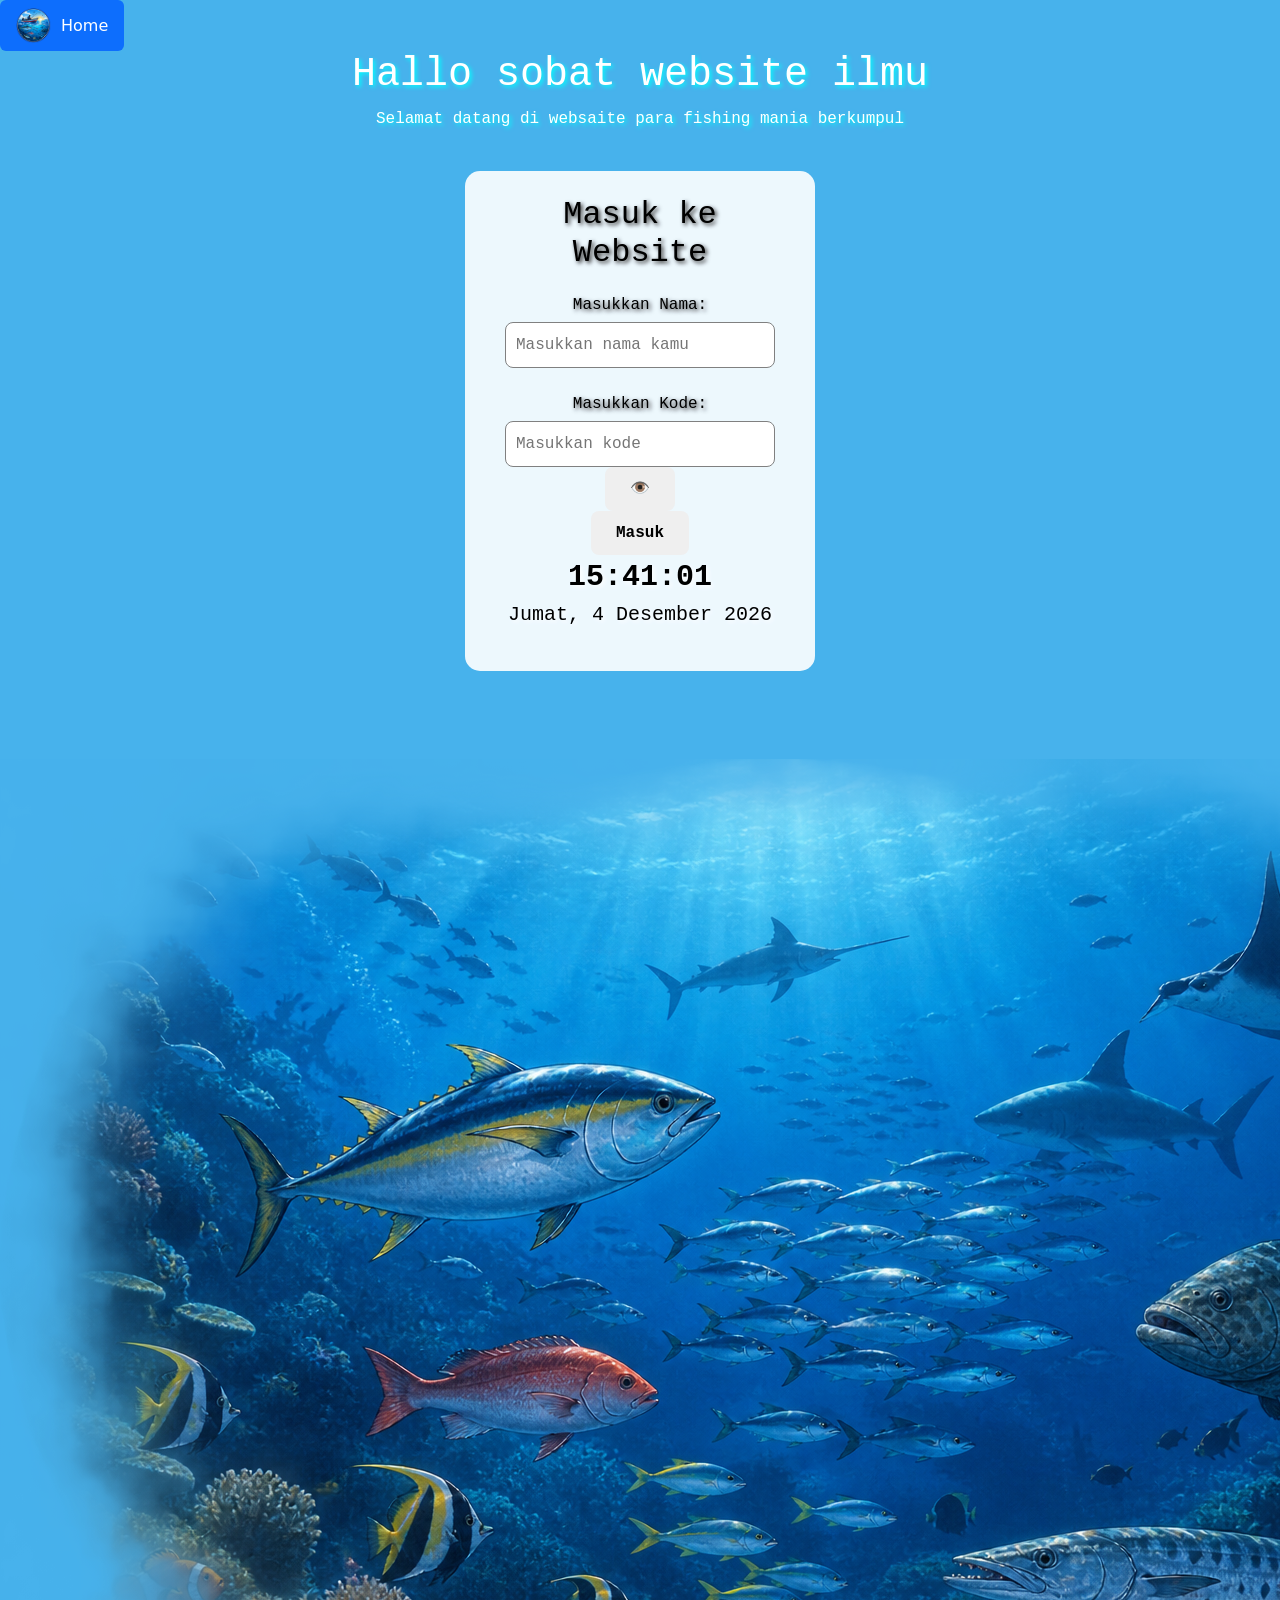
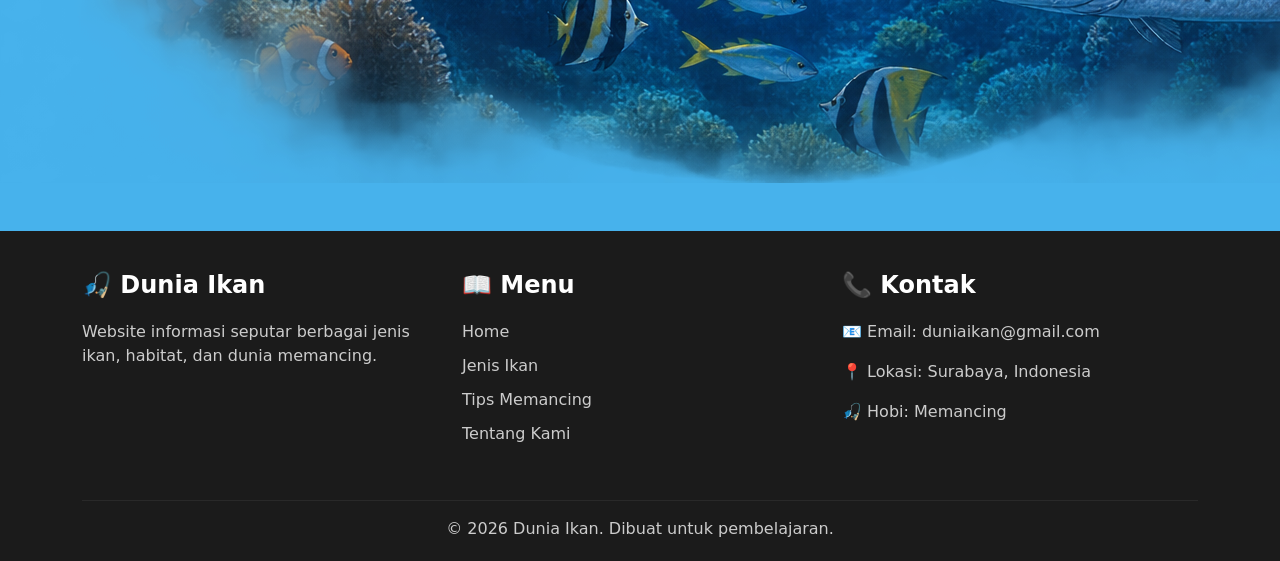
<file: index.html>
<!DOCTYPE html>
      <html lang="en">
      <head>
          <meta charset="UTF-8">
          <meta name="viewport" content="width=device-width, initial-scale=1.0">

          <title>websaite Ilmu</title>
           <link href="https://cdn.jsdelivr.net/npm/bootstrap@5.3.8/dist/css/bootstrap.min.css" rel="stylesheet">
          <link rel="stylesheet" href="style.css">
      </head>

      <body>
            <ul class="nav nav-pills">

              <li class="nav-item">
              <a class="nav-link active" href="index.html">
              <img src="ChatGPT Image 19 Sep 2026, 12.40.49.png" alt="Home">
              <span>Home</span>
          </a>
            </li>
          </ul>

          <div class="judul">
              <h1>
                Hallo sobat website ilmu
              </h1>
              <p>
                Selamat datang di websaite para fishing mania berkumpul
              </p>
          </div>

          <!-- FORM LOGIN -->

          <form class="login" onsubmit="masuk(event)" class="col-12 col-sm-6 col-lg-3">

              <h2>Masuk ke Website</h2>

              <label for="nama">Masukkan Nama:</label>
              <input type="text" id="nama" placeholder="Masukkan nama kamu">

              <br><br>

              <label for="kode">Masukkan Kode:</label>
              <div class="password-box">
          <input type="password" id="kode" placeholder="Masukkan kode">
          <button type="button" onclick="lihatKode()" id="tombolMata">👁️</button>
              </div>
              
              <button type="submit">Masuk</button>

            <div id="jam"></div>
            <div id="tanggal"></div>

            <p id="pesan"></p>


          </form>


          <script>

              function masuk(event) {

              event.preventDefault();


                  const nama = document.getElementById("nama").value;
                  const kode = document.getElementById("kode").value;

                  const kodeBenar = nama + "123";

                  if (nama === "") {

                    pesan.textContent = "Silakan masukkan nama terlebih dahulu.";

                    pesan.className = "pesan-salah";

                  } 
                  else if (kode !== kodeBenar) {

                     pesan.textContent = "Kode salah! Silakan coba lagi.";

                     pesan.className = "pesan-salah";

                  } 
                  else {

                      pesan.textContent = "Kode benar! Selamat datang " + nama;

                      pesan.className = "pesan-benar";


                      setTimeout(function() {
                          window.location.href = "index2.html";
                      }, 1000);

                  }

              }

/*Java*/

              function lihatKode() {

          const kode = document.getElementById("kode");
          const tombol = document.getElementById("tombolMata");

          if (kode.type === "password") {

              kode.type = "text";
              tombol.textContent = "🙈";

          } else {

              kode.type = "password";
              tombol.textContent = "👁️";

          }
      }

         </script>

         <BR></BR>

<script>
    function updateWaktu() {
        const sekarang = new Date();

        const jam = String(sekarang.getHours()).padStart(2, "0");
        const menit = String(sekarang.getMinutes()).padStart(2, "0");
        const detik = String(sekarang.getSeconds()).padStart(2, "0");

        document.getElementById("jam").textContent =
            `${jam}:${menit}:${detik}`;

        document.getElementById("tanggal").textContent =
            sekarang.toLocaleDateString("id-ID", {
                weekday: "long",
                day: "numeric",
                month: "long",
                year: "numeric"
            });
    }

    updateWaktu();
    setInterval(updateWaktu, 1000);
</script>

 <img class="col-20 col-sm-15 col-lg-20" src="23b1860f-b52f-46f8-b4b4-5e32538458d4.png" alt="Ikan">
 
<footer class="footer mt-5">
    <div class="container">
        <div class="row">

            <!-- Kolom 1 -->
            <div class="col-md-4 mb-4">
                <h4>🎣 Dunia Ikan</h4>
                <p>
                    Website informasi seputar berbagai jenis ikan,
                    habitat, dan dunia memancing.
                </p>
            </div>

            <!-- Kolom 2 -->
            <div class="col-md-4 mb-4">
                <h4>📖 Menu</h4>
                <ul class="list-unstyled">
                    <li><a href="index.html">Home</a></li>
                    <li><a href="index2.html">Jenis Ikan</a></li>
                    <li><a href="index2.html">Tips Memancing</a></li>
                    <li><a href="#">Tentang Kami</a></li>
                </ul>
            </div>

            <!-- Kolom 3 -->
            <div class="col-md-4 mb-4">
                <h4>📞 Kontak</h4>
                <p>📧 Email: duniaikan@gmail.com</p>
                <p>📍 Lokasi: Surabaya, Indonesia</p>
                <p>🎣 Hobi: Memancing</p>
            </div>

        </div>

        <hr>

        <div class="text-center">
            <p class="mb-0">
                © 2026 Dunia Ikan. Dibuat untuk pembelajaran.
            </p>
        </div>
    </div>
</footer>
 
      </body>
      </html>
</file>
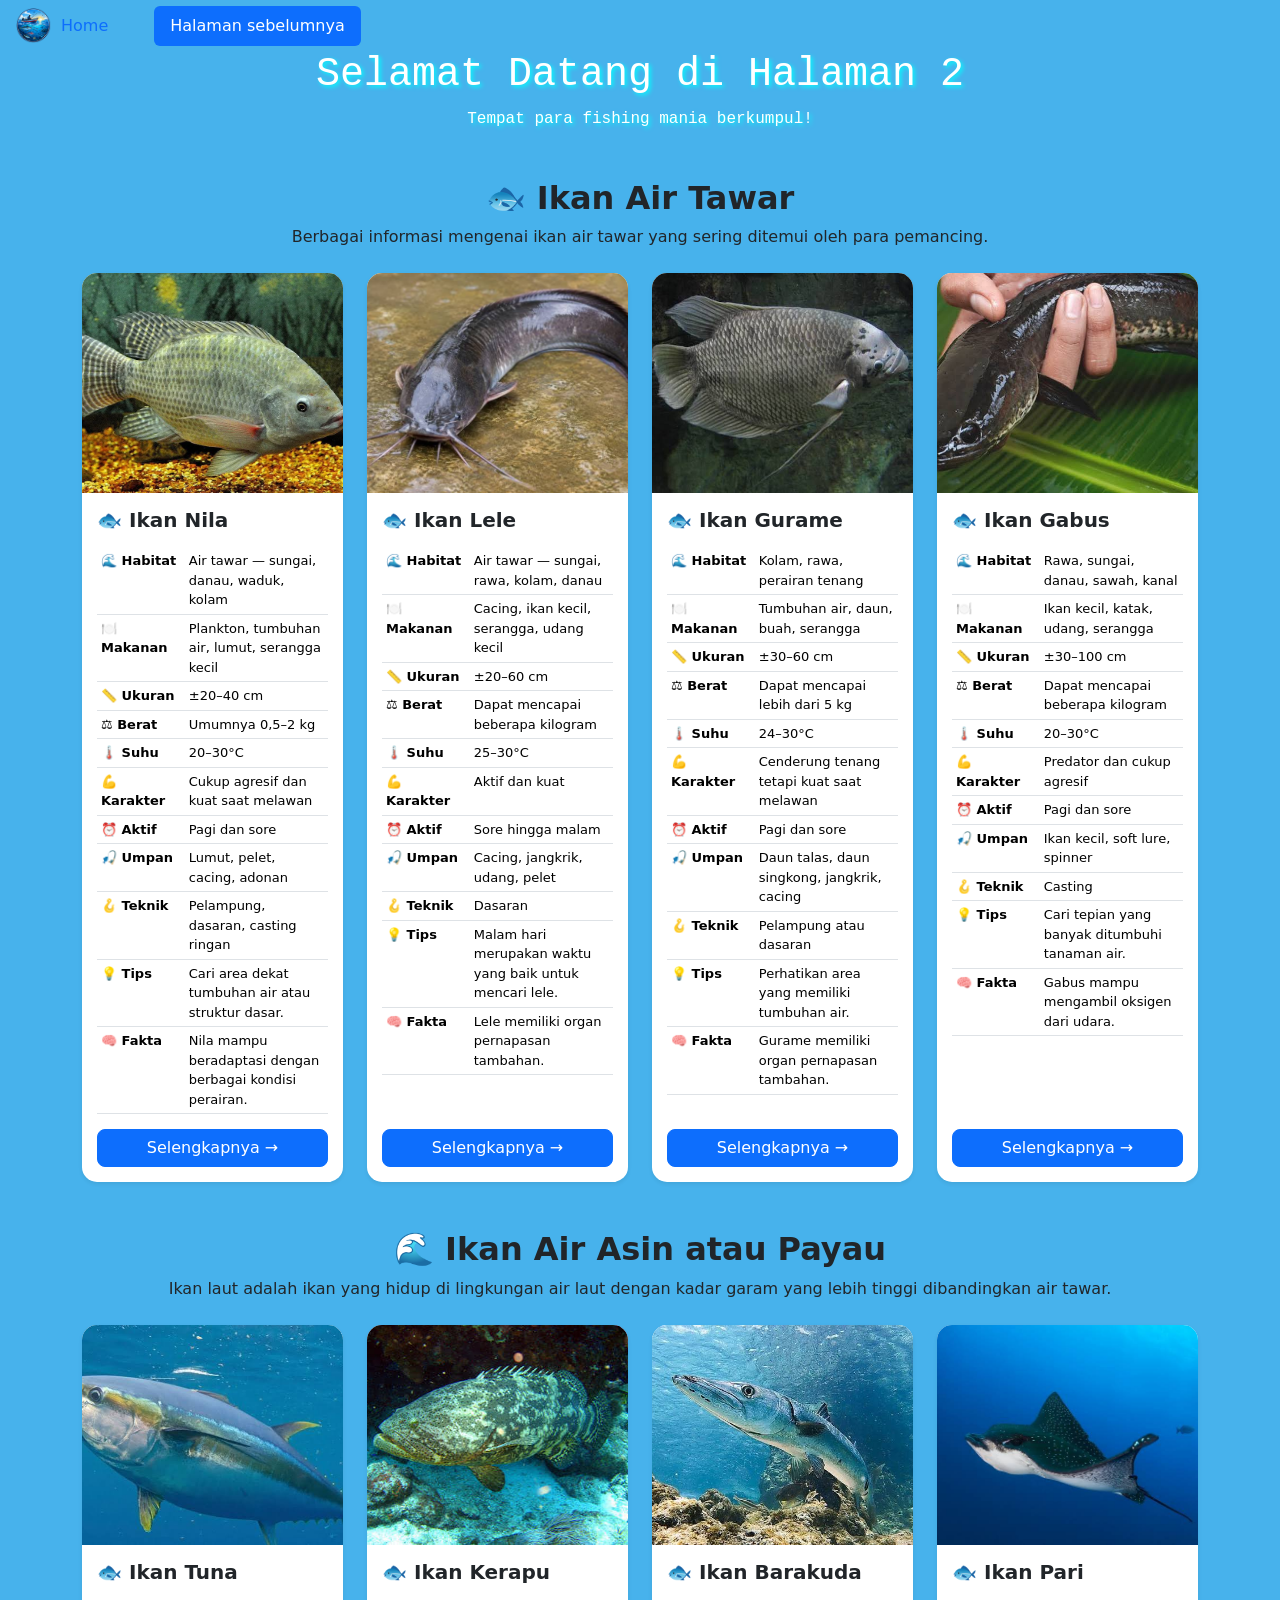
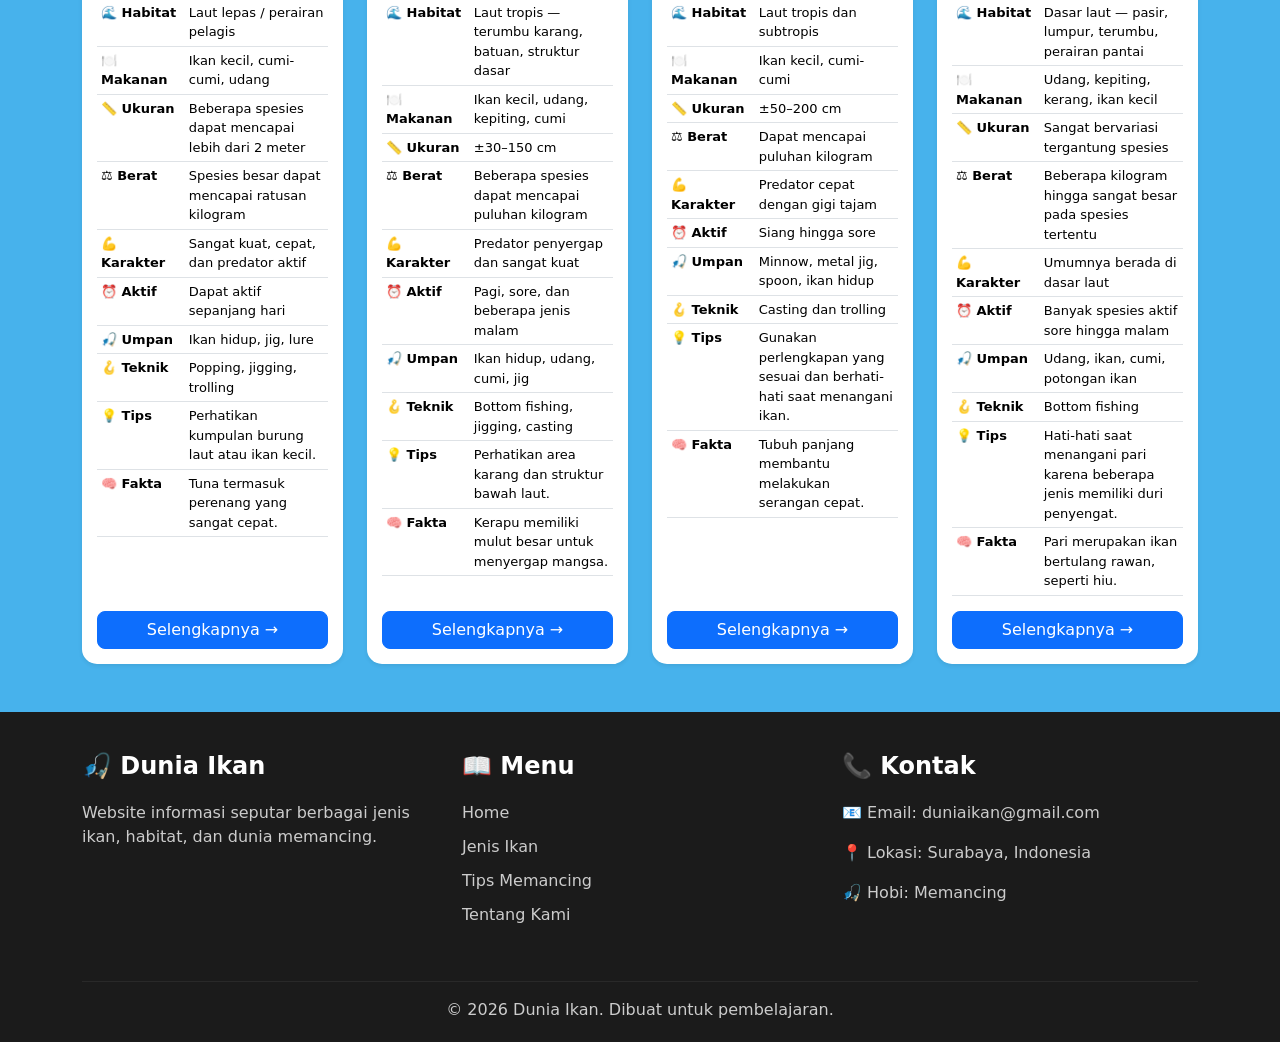
<file: index2.html>
<!DOCTYPE html>
<html lang="en">

<head>
    <meta charset="UTF-8">
    <meta name="viewport" content="width=device-width, initial-scale=1.0">

    <title>Website Ilmu - Halaman 2</title>
    <link href="https://cdn.jsdelivr.net/npm/bootstrap@5.3.8/dist/css/bootstrap.min.css" rel="stylesheet">
    <link rel="stylesheet" href="style2.css">
</head>

<body>

    <ul class="nav nav-pills">

        <li class="nav-item">
            <a class="nav-link" href="....">
                <img src="ChatGPT Image 19 Sep 2026, 12.40.49.png" alt="Home">
                <span>Home</span>
            </a>
        </li>

        <li class="nav-item">
            <a class="nav-link active" href="index.html">
                <span>Halaman sebelumnya</span>
            </a>
        </li>

    </ul>


        <div class="judul">
            <h1>Selamat Datang di Halaman 2</h1>
            <p>
            Tempat para fishing mania berkumpul!
            </p>
        </div>
       
        <!-- ========================= -->
<!-- IKAN AIR TAWAR -->
<!-- ========================= -->

<div class="container my-5">

    <div class="text-center mb-4">
        <h2>🐟 Ikan Air Tawar</h2>
        <p>
            Berbagai informasi mengenai ikan air tawar yang sering
            ditemui oleh para pemancing.
        </p>
    </div>

    <div class="row g-4">

        <!-- IKAN NILA -->
        <div class="col-12 col-sm-6 col-lg-3">
            <div class="card h-100 shadow-sm">

                <img src="nila.webp"
                     class="card-img-top gambar-ikan"
                     alt="Ikan Nila">

                <div class="card-body d-flex flex-column">

                    <h5 class="card-title">
                        🐟 Ikan Nila
                    </h5>

                    <table class="table table-sm tabel-ikan">
                        <tr>
                            <td>🌊 Habitat</td>
                            <td>Air tawar — sungai, danau, waduk, kolam</td>
                        </tr>

                        <tr>
                            <td>🍽️ Makanan</td>
                            <td>Plankton, tumbuhan air, lumut, serangga kecil</td>
                        </tr>

                        <tr>
                            <td>📏 Ukuran</td>
                            <td>±20–40 cm</td>
                        </tr>

                        <tr>
                            <td>⚖️ Berat</td>
                            <td>Umumnya 0,5–2 kg</td>
                        </tr>

                        <tr>
                            <td>🌡️ Suhu</td>
                            <td>20–30°C</td>
                        </tr>

                        <tr>
                            <td>💪 Karakter</td>
                            <td>Cukup agresif dan kuat saat melawan</td>
                        </tr>

                        <tr>
                            <td>⏰ Aktif</td>
                            <td>Pagi dan sore</td>
                        </tr>

                        <tr>
                            <td>🎣 Umpan</td>
                            <td>Lumut, pelet, cacing, adonan</td>
                        </tr>

                        <tr>
                            <td>🪝 Teknik</td>
                            <td>Pelampung, dasaran, casting ringan</td>
                        </tr>

                        <tr>
                            <td>💡 Tips</td>
                            <td>Cari area dekat tumbuhan air atau struktur dasar.</td>
                        </tr>

                        <tr>
                            <td>🧠 Fakta</td>
                            <td>Nila mampu beradaptasi dengan berbagai kondisi perairan.</td>
                        </tr>
                    </table>

                    <a href="https://id.wikipedia.org/wiki/Ikan_nila"
                       class="btn btn-primary mt-auto"
                       target="_blank">
                        Selengkapnya →
                    </a>

                </div>
            </div>
        </div>


        <!-- IKAN LELE -->
        <div class="col-12 col-sm-6 col-lg-3">
            <div class="card h-100 shadow-sm">

                <img src="images.jpg"
                     class="card-img-top gambar-ikan"
                     alt="Ikan Lele">

                <div class="card-body d-flex flex-column">

                    <h5 class="card-title">
                        🐟 Ikan Lele
                    </h5>

                    <table class="table table-sm tabel-ikan">
                        <tr>
                            <td>🌊 Habitat</td>
                            <td>Air tawar — sungai, rawa, kolam, danau</td>
                        </tr>

                        <tr>
                            <td>🍽️ Makanan</td>
                            <td>Cacing, ikan kecil, serangga, udang kecil</td>
                        </tr>

                        <tr>
                            <td>📏 Ukuran</td>
                            <td>±20–60 cm</td>
                        </tr>

                        <tr>
                            <td>⚖️ Berat</td>
                            <td>Dapat mencapai beberapa kilogram</td>
                        </tr>

                        <tr>
                            <td>🌡️ Suhu</td>
                            <td>25–30°C</td>
                        </tr>

                        <tr>
                            <td>💪 Karakter</td>
                            <td>Aktif dan kuat</td>
                        </tr>

                        <tr>
                            <td>⏰ Aktif</td>
                            <td>Sore hingga malam</td>
                        </tr>

                        <tr>
                            <td>🎣 Umpan</td>
                            <td>Cacing, jangkrik, udang, pelet</td>
                        </tr>

                        <tr>
                            <td>🪝 Teknik</td>
                            <td>Dasaran</td>
                        </tr>

                        <tr>
                            <td>💡 Tips</td>
                            <td>Malam hari merupakan waktu yang baik untuk mencari lele.</td>
                        </tr>

                        <tr>
                            <td>🧠 Fakta</td>
                            <td>Lele memiliki organ pernapasan tambahan.</td>
                        </tr>
                    </table>

                    <a href="https://id.wikipedia.org/wiki/Lele"
                       class="btn btn-primary mt-auto"
                       target="_blank">
                        Selengkapnya →
                    </a>

                </div>
            </div>
        </div>


        <!-- IKAN GURAME -->
        <div class="col-12 col-sm-6 col-lg-3">
            <div class="card h-100 shadow-sm">

                <img src="images (1).jpg"
                     class="card-img-top gambar-ikan"
                     alt="Ikan Gurame">

                <div class="card-body d-flex flex-column">

                    <h5 class="card-title">
                        🐟 Ikan Gurame
                    </h5>

                    <table class="table table-sm tabel-ikan">
                        <tr>
                            <td>🌊 Habitat</td>
                            <td>Kolam, rawa, perairan tenang</td>
                        </tr>

                        <tr>
                            <td>🍽️ Makanan</td>
                            <td>Tumbuhan air, daun, buah, serangga</td>
                        </tr>

                        <tr>
                            <td>📏 Ukuran</td>
                            <td>±30–60 cm</td>
                        </tr>

                        <tr>
                            <td>⚖️ Berat</td>
                            <td>Dapat mencapai lebih dari 5 kg</td>
                        </tr>

                        <tr>
                            <td>🌡️ Suhu</td>
                            <td>24–30°C</td>
                        </tr>

                        <tr>
                            <td>💪 Karakter</td>
                            <td>Cenderung tenang tetapi kuat saat melawan</td>
                        </tr>

                        <tr>
                            <td>⏰ Aktif</td>
                            <td>Pagi dan sore</td>
                        </tr>

                        <tr>
                            <td>🎣 Umpan</td>
                            <td>Daun talas, daun singkong, jangkrik, cacing</td>
                        </tr>

                        <tr>
                            <td>🪝 Teknik</td>
                            <td>Pelampung atau dasaran</td>
                        </tr>

                        <tr>
                            <td>💡 Tips</td>
                            <td>Perhatikan area yang memiliki tumbuhan air.</td>
                        </tr>

                        <tr>
                            <td>🧠 Fakta</td>
                            <td>Gurame memiliki organ pernapasan tambahan.</td>
                        </tr>
                    </table>

                    <a href="https://id.wikipedia.org/wiki/Gurami"
                       class="btn btn-primary mt-auto"
                       target="_blank">
                        Selengkapnya →
                    </a>

                </div>
            </div>
        </div>


        <!-- IKAN GABUS -->
        <div class="col-12 col-sm-6 col-lg-3">
            <div class="card h-100 shadow-sm">

                <img src="images (2).jpg"
                     class="card-img-top gambar-ikan"
                     alt="Ikan Gabus">

                <div class="card-body d-flex flex-column">

                    <h5 class="card-title">
                        🐟 Ikan Gabus
                    </h5>

                    <table class="table table-sm tabel-ikan">
                        <tr>
                            <td>🌊 Habitat</td>
                            <td>Rawa, sungai, danau, sawah, kanal</td>
                        </tr>

                        <tr>
                            <td>🍽️ Makanan</td>
                            <td>Ikan kecil, katak, udang, serangga</td>
                        </tr>

                        <tr>
                            <td>📏 Ukuran</td>
                            <td>±30–100 cm</td>
                        </tr>

                        <tr>
                            <td>⚖️ Berat</td>
                            <td>Dapat mencapai beberapa kilogram</td>
                        </tr>

                        <tr>
                            <td>🌡️ Suhu</td>
                            <td>20–30°C</td>
                        </tr>

                        <tr>
                            <td>💪 Karakter</td>
                            <td>Predator dan cukup agresif</td>
                        </tr>

                        <tr>
                            <td>⏰ Aktif</td>
                            <td>Pagi dan sore</td>
                        </tr>

                        <tr>
                            <td>🎣 Umpan</td>
                            <td>Ikan kecil, soft lure, spinner</td>
                        </tr>

                        <tr>
                            <td>🪝 Teknik</td>
                            <td>Casting</td>
                        </tr>

                        <tr>
                            <td>💡 Tips</td>
                            <td>Cari tepian yang banyak ditumbuhi tanaman air.</td>
                        </tr>

                        <tr>
                            <td>🧠 Fakta</td>
                            <td>Gabus mampu mengambil oksigen dari udara.</td>
                        </tr>
                    </table>

                    <a href="https://id.wikipedia.org/wiki/Gabus_(ikan)"
                       class="btn btn-primary mt-auto"
                       target="_blank">
                        Selengkapnya →
                    </a>

                </div>
            </div>
        </div>

    </div>
</div>


<!-- ========================= -->
<!-- IKAN AIR ASIN -->
<!-- ========================= -->

<div class="container my-5">

    <div class="text-center mb-4">
        <h2>🌊 Ikan Air Asin atau Payau</h2>

        <p>
            Ikan laut adalah ikan yang hidup di lingkungan air laut
            dengan kadar garam yang lebih tinggi dibandingkan air tawar.
        </p>
    </div>

    <div class="row g-4">

        <!-- IKAN TUNA -->
        <div class="col-12 col-sm-6 col-lg-3">
            <div class="card h-100 shadow-sm">

                <img src="images (3).jpg"
                     class="card-img-top gambar-ikan"
                     alt="Ikan Tuna">

                <div class="card-body d-flex flex-column">

                    <h5 class="card-title">
                        🐟 Ikan Tuna
                    </h5>

                    <table class="table table-sm tabel-ikan">
                        <tr>
                            <td>🌊 Habitat</td>
                            <td>Laut lepas / perairan pelagis</td>
                        </tr>

                        <tr>
                            <td>🍽️ Makanan</td>
                            <td>Ikan kecil, cumi-cumi, udang</td>
                        </tr>

                        <tr>
                            <td>📏 Ukuran</td>
                            <td>Beberapa spesies dapat mencapai lebih dari 2 meter</td>
                        </tr>

                        <tr>
                            <td>⚖️ Berat</td>
                            <td>Spesies besar dapat mencapai ratusan kilogram</td>
                        </tr>

                        <tr>
                            <td>💪 Karakter</td>
                            <td>Sangat kuat, cepat, dan predator aktif</td>
                        </tr>

                        <tr>
                            <td>⏰ Aktif</td>
                            <td>Dapat aktif sepanjang hari</td>
                        </tr>

                        <tr>
                            <td>🎣 Umpan</td>
                            <td>Ikan hidup, jig, lure</td>
                        </tr>

                        <tr>
                            <td>🪝 Teknik</td>
                            <td>Popping, jigging, trolling</td>
                        </tr>

                        <tr>
                            <td>💡 Tips</td>
                            <td>Perhatikan kumpulan burung laut atau ikan kecil.</td>
                        </tr>

                        <tr>
                            <td>🧠 Fakta</td>
                            <td>Tuna termasuk perenang yang sangat cepat.</td>
                        </tr>
                    </table>

                    <a href="https://id.wikipedia.org/wiki/Tuna"
                       class="btn btn-primary mt-auto"
                       target="_blank">
                        Selengkapnya →
                    </a>

                </div>
            </div>
        </div>


        <!-- IKAN KERAPU -->
        <div class="col-12 col-sm-6 col-lg-3">
            <div class="card h-100 shadow-sm">

                <img src="images (4).jpg"
                     class="card-img-top gambar-ikan"
                     alt="Ikan Kerapu">

                <div class="card-body d-flex flex-column">

                    <h5 class="card-title">
                        🐟 Ikan Kerapu
                    </h5>

                    <table class="table table-sm tabel-ikan">
                        <tr>
                            <td>🌊 Habitat</td>
                            <td>Laut tropis — terumbu karang, batuan, struktur dasar</td>
                        </tr>

                        <tr>
                            <td>🍽️ Makanan</td>
                            <td>Ikan kecil, udang, kepiting, cumi</td>
                        </tr>

                        <tr>
                            <td>📏 Ukuran</td>
                            <td>±30–150 cm</td>
                        </tr>

                        <tr>
                            <td>⚖️ Berat</td>
                            <td>Beberapa spesies dapat mencapai puluhan kilogram</td>
                        </tr>

                        <tr>
                            <td>💪 Karakter</td>
                            <td>Predator penyergap dan sangat kuat</td>
                        </tr>

                        <tr>
                            <td>⏰ Aktif</td>
                            <td>Pagi, sore, dan beberapa jenis malam</td>
                        </tr>

                        <tr>
                            <td>🎣 Umpan</td>
                            <td>Ikan hidup, udang, cumi, jig</td>
                        </tr>

                        <tr>
                            <td>🪝 Teknik</td>
                            <td>Bottom fishing, jigging, casting</td>
                        </tr>

                        <tr>
                            <td>💡 Tips</td>
                            <td>Perhatikan area karang dan struktur bawah laut.</td>
                        </tr>

                        <tr>
                            <td>🧠 Fakta</td>
                            <td>Kerapu memiliki mulut besar untuk menyergap mangsa.</td>
                        </tr>
                    </table>

                    <a href="https://id.wikipedia.org/wiki/Kerapu"
                       class="btn btn-primary mt-auto"
                       target="_blank">
                        Selengkapnya →
                    </a>

                </div>
            </div>
        </div>


        <!-- IKAN BARAKUDA -->
        <div class="col-12 col-sm-6 col-lg-3">
            <div class="card h-100 shadow-sm">

                <img src="images (5).jpg"
                     class="card-img-top gambar-ikan"
                     alt="Ikan Barakuda">

                <div class="card-body d-flex flex-column">

                    <h5 class="card-title">
                        🐟 Ikan Barakuda
                    </h5>

                    <table class="table table-sm tabel-ikan">
                        <tr>
                            <td>🌊 Habitat</td>
                            <td>Laut tropis dan subtropis</td>
                        </tr>

                        <tr>
                            <td>🍽️ Makanan</td>
                            <td>Ikan kecil, cumi-cumi</td>
                        </tr>

                        <tr>
                            <td>📏 Ukuran</td>
                            <td>±50–200 cm</td>
                        </tr>

                        <tr>
                            <td>⚖️ Berat</td>
                            <td>Dapat mencapai puluhan kilogram</td>
                        </tr>

                        <tr>
                            <td>💪 Karakter</td>
                            <td>Predator cepat dengan gigi tajam</td>
                        </tr>

                        <tr>
                            <td>⏰ Aktif</td>
                            <td>Siang hingga sore</td>
                        </tr>

                        <tr>
                            <td>🎣 Umpan</td>
                            <td>Minnow, metal jig, spoon, ikan hidup</td>
                        </tr>

                        <tr>
                            <td>🪝 Teknik</td>
                            <td>Casting dan trolling</td>
                        </tr>

                        <tr>
                            <td>💡 Tips</td>
                            <td>Gunakan perlengkapan yang sesuai dan berhati-hati saat menangani ikan.</td>
                        </tr>

                        <tr>
                            <td>🧠 Fakta</td>
                            <td>Tubuh panjang membantu melakukan serangan cepat.</td>
                        </tr>
                    </table>

                    <a href="https://id.wikipedia.org/wiki/Barakuda"
                       class="btn btn-primary mt-auto"
                       target="_blank">
                        Selengkapnya →
                    </a>

                </div>
            </div>
        </div>


        <!-- IKAN PARI -->
        <div class="col-12 col-sm-6 col-lg-3">
            <div class="card h-100 shadow-sm">

                <img src="images (6).jpg"
                     class="card-img-top gambar-ikan"
                     alt="Ikan Pari">

                <div class="card-body d-flex flex-column">

                    <h5 class="card-title">
                        🐟 Ikan Pari
                    </h5>

                    <table class="table table-sm tabel-ikan">
                        <tr>
                            <td>🌊 Habitat</td>
                            <td>Dasar laut — pasir, lumpur, terumbu, perairan pantai</td>
                        </tr>

                        <tr>
                            <td>🍽️ Makanan</td>
                            <td>Udang, kepiting, kerang, ikan kecil</td>
                        </tr>

                        <tr>
                            <td>📏 Ukuran</td>
                            <td>Sangat bervariasi tergantung spesies</td>
                        </tr>

                        <tr>
                            <td>⚖️ Berat</td>
                            <td>Beberapa kilogram hingga sangat besar pada spesies tertentu</td>
                        </tr>

                        <tr>
                            <td>💪 Karakter</td>
                            <td>Umumnya berada di dasar laut</td>
                        </tr>

                        <tr>
                            <td>⏰ Aktif</td>
                            <td>Banyak spesies aktif sore hingga malam</td>
                        </tr>

                        <tr>
                            <td>🎣 Umpan</td>
                            <td>Udang, ikan, cumi, potongan ikan</td>
                        </tr>

                        <tr>
                            <td>🪝 Teknik</td>
                            <td>Bottom fishing</td>
                        </tr>

                        <tr>
                            <td>💡 Tips</td>
                            <td>Hati-hati saat menangani pari karena beberapa jenis memiliki duri penyengat.</td>
                        </tr>

                        <tr>
                            <td>🧠 Fakta</td>
                            <td>Pari merupakan ikan bertulang rawan, seperti hiu.</td>
                        </tr>
                    </table>

                    <a href="https://en.wikipedia.org/wiki/Stingray"
                       class="btn btn-primary mt-auto"
                       target="_blank">
                        Selengkapnya →
                    </a>

                </div>
            </div>
        </div>

    </div>
</div>
   
<footer class="footer mt-5">
    <div class="container">
        <div class="row">

            <!-- Kolom 1 -->
            <div class="col-md-4 mb-4">
                <h4>🎣 Dunia Ikan</h4>
                <p>
                    Website informasi seputar berbagai jenis ikan,
                    habitat, dan dunia memancing.
                </p>
            </div>

            <!-- Kolom 2 -->
            <div class="col-md-4 mb-4">
                <h4>📖 Menu</h4>
                <ul class="list-unstyled">
                    <li><a href="index.html">Home</a></li>
                    <li><a href="index2.html">Jenis Ikan</a></li>
                    <li><a href="index2.html">Tips Memancing</a></li>
                    <li><a href="#">Tentang Kami</a></li>
                </ul>
            </div>

            <!-- Kolom 3 -->
            <div class="col-md-4 mb-4">
                <h4>📞 Kontak</h4>
                <p>📧 Email: duniaikan@gmail.com</p>
                <p>📍 Lokasi: Surabaya, Indonesia</p>
                <p>🎣 Hobi: Memancing</p>
            </div>

        </div>

        <hr>

        <div class="text-center">
            <p class="mb-0">
                © 2026 Dunia Ikan. Dibuat untuk pembelajaran.
            </p>
        </div>
    </div>
</footer>


</body>
</html>
</file>
<file: style.css>
body {
    background-color: rgb(71, 178, 236);
    background-size: cover;
    background-position: center;
    background-repeat: no-repeat;
    background-attachment: fixed;
}

.judul{
    color: white;
    text-align: center;
    font-family: 'Courier New', Courier, monospace;
    font-size: medium;
    text-shadow: 2px 2px 4px aqua;
}

.login{
    color: black;
    text-align: center;
    font-family: 'Courier New', Courier, monospace;
    font-size: medium;
    text-shadow: 2px 2px 4px rgb(42, 40, 40);
}


body.halaman-home::before {
    content: "";
    position: fixed;
    top: 0;
    left: 0;
    width: 100%;
    height: 100%;
    background-color: rgba(0, 0, 0, 0.5);
    z-index: -1;
}

.nav {
   display: flex;
   justify-content: flex-start;
   gap: 30px;
   align-items: center;
   padding-block: 0;
   list-style: none;
}

.nav-link img {
    width: 35px;
    height: 35px;
    margin-right: 10px;
}

.nav-link {
    display: flex;
    align-items: center;
}

/* style coding FORM LOGIN --> */
.login {
    width: 350px;
    margin: 40px auto;
    padding: 25px;
    background-color: rgba(255, 255, 255, 0.9);
    border-radius: 15px;
    text-align: center;
}

.login {
    opacity: 0;
    transform: translateY(50px);
    animation: muncul 0.8s ease forwards;
}

@keyframes muncul {
    from {
        opacity: 0;
        transform: translateY(100px);
    }

    to {
        opacity: 1;
        transform: translateY(0);
    }
}

.login h2 {
    margin-bottom: 20px;
}

.login input {
    width: 90%;
    padding: 10px;
    margin-top: 5px;
    border: 1px solid gray;
    border-radius: 8px;
}

.login button {
    padding: 10px 25px;
    border: none;
    border-radius: 8px;
    cursor: pointer;
    font-weight: bold;
}

#pesan {
    font-weight: bold;
    margin-top: 15px;
}

.pesan-salah {
    color: white;
    background-color: rgba(255, 0, 0, 0.7);
    padding: 10px;
    border-radius: 8px;
    font-weight: bold;
}

.pesan-benar {
    color: white;
    background-color: rgba(0, 180, 0, 0.7);
    padding: 10px;
    border-radius: 8px;
    font-weight: bold;
}

/* style coding FORM LOGIN --> */


#jam {
    color: black;
    font-family: 'Courier New', Courier, monospace;
    font-size: 30px;
    font-weight: bold;
    text-align: center;
    text-shadow: 2px 2px 5px white;
}

#tanggal {
    color: black;
    font-family: 'Courier New', Courier, monospace;
    font-size: 20px;
    text-align: center;
    text-shadow: 2px 2px 4px white;
}

/* animasi gambar */

.img {
    opacity: 0;
    transform: translateY(50px);
    animation: muncul 0.8s ease forwards;
}

@keyframes muncul {
    from {
        opacity: 0;
        transform: translateY(100px);
    }

    to {
        opacity: 1;
        transform: translateY(0);
    }
}

/*footer*/

.footer {
    background-color: #1b1b1b;
    color: white;
    padding: 40px 0 20px;
}

.footer h4 {
    margin-bottom: 20px;
    font-weight: bold;
}

.footer p {
    color: #cccccc;
}

.footer ul {
    display: block;
    padding: 0;
    margin: 0;
}

.footer ul li {
    margin-bottom: 10px;
}

.footer a {
    color: #cccccc;
    text-decoration: none;
}

.footer a:hover {
    color: white;
    text-decoration: underline;
}

.footer hr {
    border-color: #555;
    margin-top: 20px;
}
</file>
<file: style2.css>
body {
    background-color: rgb(71, 178, 236);
    
}

.judul{
    color: white;
    text-align: center;
    font-family: 'Courier New', Courier, monospace;
    font-size: medium;
    text-shadow: 2px 2px 4px aqua;
}

.login{
    color: black;
    text-align: center;
    font-family: 'Courier New', Courier, monospace;
    font-size: medium;
    text-shadow: 2px 2px 4px black;
}


body.halaman-home::before {
    content: "";
    position: fixed;
    top: 0;
    left: 0;
    width: 100%;
    height: 100%;
    background-color: rgba(0, 0, 0, 0.5);
    z-index: -1;
}

ul {
   display: flex;
   justify-content: flex-start;
   gap: 30px;
   align-items: center;
   padding-block: 0;
   list-style: none;
}

.nav-link img {
    width: 35px;
    height: 35px;
    margin-right: 10px;
}

.nav-link {
    display: flex;
    align-items: center;
}


/* CARD IKAN */
.card {
    height: 100%;
    border: none;
    border-radius: 15px;
    overflow: hidden;
    transition: 0.3s;
}

/*efek animasi */
.card {
    opacity: 0;
    transform: translateY(50px);
    animation: muncul 0.8s ease forwards;
}

@keyframes muncul {
    from {
        opacity: 0;
        transform: translateY(100px);
    }

    to {
        opacity: 1;
        transform: translateY(0);
    }
}

/* Efek ketika mouse diarahkan ke card */
.card:hover {
    transform: translateY(-8px);
    box-shadow: 0 10px 25px rgba(0, 0, 0, 0.25);
}

/* Ukuran semua gambar sama */
.gambar-ikan {
    width: 100%;
    height: 220px;
    object-fit: cover;
}

/* Isi card */
.card-body {
    padding: 15px;
}

/* Judul */
.card-title {
    font-weight: bold;
    margin-bottom: 15px;
}

/* Tabel biografi */
.tabel-ikan {
    font-size: 13px;
    margin-bottom: 15px;
}

/* Kolom kiri */
.tabel-ikan td:first-child {
    width: 38%;
    font-weight: bold;
}

/* Agar teks panjang tidak membuat card melebar */
.tabel-ikan td {
    vertical-align: top;
    word-break: normal;
}

/* Tombol */
.card .btn {
    border-radius: 8px;
}

/* Judul kategori */
.container > .text-center h2 {
    font-weight: bold;
}

/*footer*/

.footer {
    background-color: #1b1b1b;
    color: white;
    padding: 40px 0 20px;
}

.footer h4 {
    margin-bottom: 20px;
    font-weight: bold;
}

.footer p {
    color: #cccccc;
}

.footer ul {
    display: block;
    padding: 0;
    margin: 0;
}

.footer ul li {
    margin-bottom: 10px;
}

.footer a {
    color: #cccccc;
    text-decoration: none;
}

.footer a:hover {
    color: white;
    text-decoration: underline;
}

.footer hr {
    border-color: #555;
    margin-top: 20px;
}
</file>
